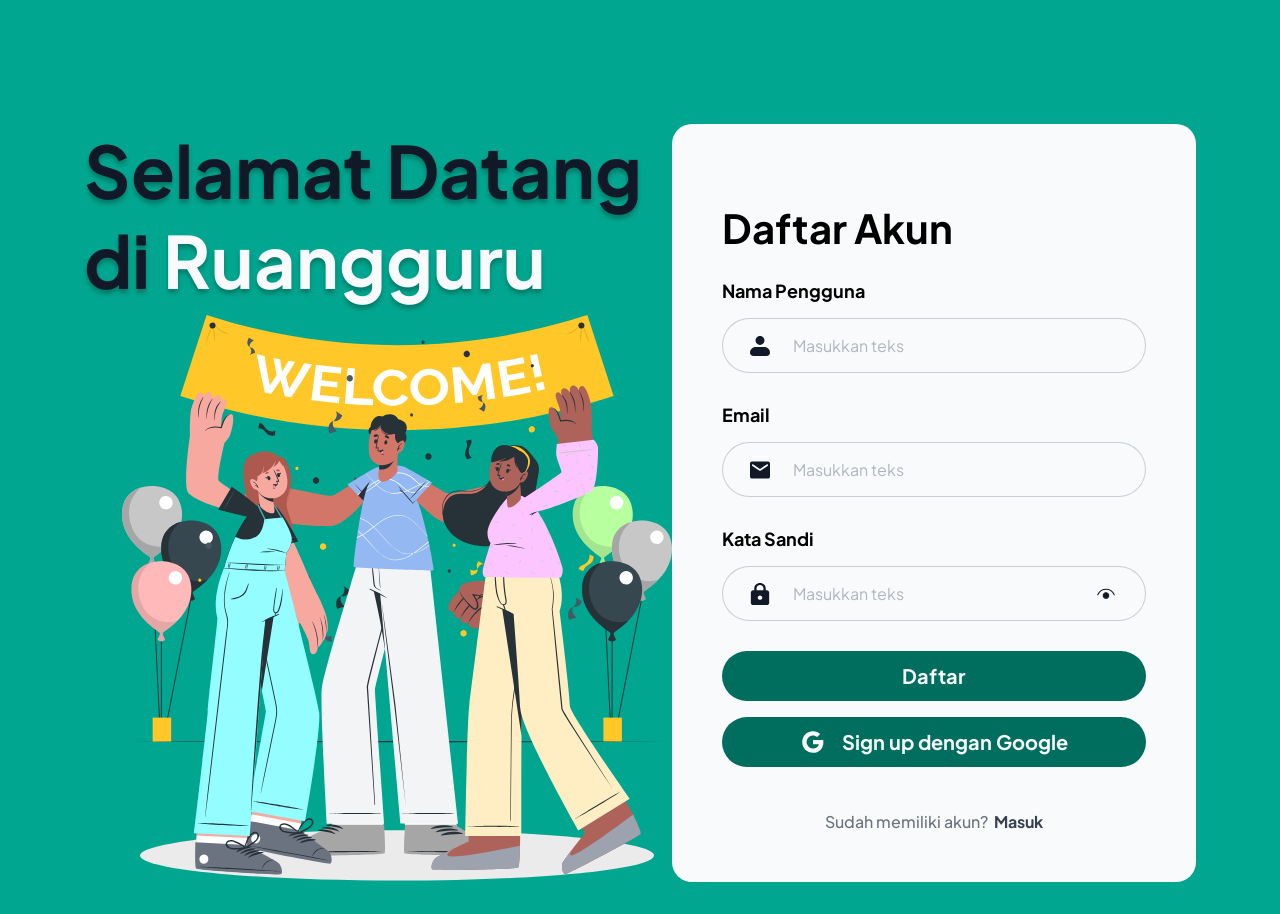
<file: desktop/page/daftar.html>
<html lang="id">
<head>
  <meta charset="UTF-8">
  <meta name="viewport" content="width=device-width, initial-scale=1.0">
  <title>Daftar Akun Ruangguru | Platform Belajar Online Terbaik Indonesia</title>
  <meta name="description" content="Daftar akun Ruangguru sekarang dan mulai belajar dengan platform pendidikan online terbaik di Indonesia. Akses ribuan materi pembelajaran, video interaktif, dan bimbingan belajar berkualitas.">
  <meta name="keywords" content="ruangguru, daftar ruangguru, registrasi ruangguru, belajar online, platform pendidikan, bimbingan belajar">
  
  <!-- Open Graph / Facebook -->
  <meta property="og:type" content="website">
  <meta property="og:title" content="Daftar Akun Ruangguru | Platform Belajar Online Terbaik Indonesia">
  <meta property="og:description" content="Daftar akun Ruangguru sekarang dan mulai belajar dengan platform pendidikan online terbaik di Indonesia.">
  
  <link rel="preconnect" href="https://fonts.googleapis.com">
  <link rel="preconnect" href="https://fonts.gstatic.com" crossorigin>
  <link href="https://fonts.googleapis.com/css2?family=Plus+Jakarta+Sans:wght@400;500;700&display=swap" rel="stylesheet">
  
  <style>
    /* Reset and base styles */
    * {
      margin: 0;
      padding: 0;
      box-sizing: border-box;
    }
    
    body {
      font-family: 'Plus Jakarta Sans', sans-serif;
      background-color: #00a68f;
      min-height: 100vh;
      overflow-x: hidden;
    }
    
    /* Layout components */
    .main-container {
      display: flex;
      flex-direction: column;
      justify-content: flex-start;
      align-items: center;
      width: 100%;
      min-height: 100vh;
      padding: 16px;
    }
    
    .content-wrapper {
      display: flex;
      flex-direction: column;
      justify-content: center;
      align-items: center;
      width: 100%;
      max-width: 1250px;
      margin-top: 32px;
      gap: 24px;
    }
    
    .hero-section {
      display: flex;
      flex-direction: column;
      justify-content: flex-start;
      align-items: center;
      width: 100%;
    }
    
    .hero-content {
      display: flex;
      flex-direction: column;
      justify-content: flex-start;
      align-items: center;
      width: 100%;
    }
    
    .hero-title {
      font-size: 32px;
      font-family: 'Plus Jakarta Sans', sans-serif;
      font-weight: 700;
      line-height: 40px;
      text-align: center;
      color: #111827;
      text-shadow: 0px 4px 4px rgba(0, 0, 0, 0.25);
      margin-bottom: 16px;
    }
    
    .hero-title-highlight {
      color: #f8fafb;
    }
    
    .hero-image {
      width: 100%;
      max-width: 400px;
      height: auto;
      margin-top: 0;
    }
    
    .form-section {
      display: flex;
      flex-direction: column;
      justify-content: flex-start;
      align-items: center;
      width: 100%;
    }
    
    .form-container {
      display: flex;
      flex-direction: column;
      gap: 26px;
      justify-content: flex-start;
      align-items: flex-start;
      width: 100%;
      background-color: #f8fafb;
      border-radius: 20px;
      padding: 32px 24px;
    }
    
    .form-title {
      font-size: 28px;
      font-family: 'Plus Jakarta Sans', sans-serif;
      font-weight: 700;
      line-height: 36px;
      text-align: left;
      color: #000000;
      margin-top: 0;
    }
    
    .form-fields {
      display: flex;
      flex-direction: column;
      gap: 30px;
      justify-content: flex-start;
      align-items: center;
      width: 100%;
    }
    
    .form-group {
      display: flex;
      flex-direction: column;
      gap: 16px;
      justify-content: flex-start;
      align-items: flex-start;
      width: 100%;
    }
    
    .form-label {
      font-size: 16px;
      font-family: 'Plus Jakarta Sans', sans-serif;
      font-weight: 700;
      line-height: 21px;
      text-align: left;
      color: #000000;
    }
    
    .input-wrapper {
      display: flex;
      flex-direction: row;
      justify-content: flex-start;
      align-items: center;
      width: 100%;
      position: relative;
    }
    
    .input-field {
      width: 100%;
      font-size: 14px;
      font-family: 'Plus Jakarta Sans', sans-serif;
      font-weight: 400;
      line-height: 21px;
      color: #6b7280;
      background-color: #f8fafb;
      border: 1px solid rgba(156, 163, 175, 0.5);
      border-radius: 28px;
      padding: 14px 34px 14px 60px;
      outline: none;
      transition: all 0.3s ease;
    }
    
    .input-field::placeholder {
      color: rgba(107, 114, 128, 0.5);
    }
    
    .input-field:focus {
      border-color: #006e5f;
      box-shadow: 0 0 0 3px rgba(0, 110, 95, 0.1);
    }
    
    .input-icon-left {
      position: absolute;
      left: 24px;
      width: 20px;
      height: 22px;
      pointer-events: none;
    }
    
    .input-icon-right {
      position: absolute;
      right: 24px;
      width: 32px;
      height: 22px;
      cursor: pointer;
      transition: opacity 0.3s ease;
    }
    
    .input-icon-right:hover {
      opacity: 0.7;
    }
    
    .button-group {
      display: flex;
      flex-direction: column;
      justify-content: flex-start;
      align-items: center;
      width: 100%;
      gap: 16px;
    }
    
    .btn-primary {
      width: 100%;
      font-size: 18px;
      font-family: 'Plus Jakarta Sans', sans-serif;
      font-weight: 700;
      line-height: 26px;
      text-align: center;
      color: #f8fafb;
      background-color: #006e5f;
      border: none;
      border-radius: 28px;
      padding: 12px 34px;
      cursor: pointer;
      transition: all 0.3s ease;
    }
    
    .btn-primary:hover {
      background-color: #005a4d;
      transform: translateY(-2px);
      box-shadow: 0 4px 12px rgba(0, 110, 95, 0.3);
    }
    
    .btn-primary:active {
      transform: translateY(0);
      box-shadow: 0 2px 6px rgba(0, 110, 95, 0.2);
    }
    
    .btn-google {
      width: 100%;
      display: flex;
      flex-direction: row;
      gap: 16px;
      justify-content: center;
      align-items: center;
      font-size: 18px;
      font-family: 'Plus Jakarta Sans', sans-serif;
      font-weight: 700;
      line-height: 26px;
      color: #f8fafb;
      background-color: #006e5f;
      border: none;
      border-radius: 28px;
      padding: 12px 34px;
      cursor: pointer;
      transition: all 0.3s ease;
    }
    
    .btn-google:hover {
      background-color: #005a4d;
      transform: translateY(-2px);
      box-shadow: 0 4px 12px rgba(0, 110, 95, 0.3);
    }
    
    .btn-google:active {
      transform: translateY(0);
      box-shadow: 0 2px 6px rgba(0, 110, 95, 0.2);
    }
    
    .google-icon {
      width: 26px;
      height: 26px;
    }
    
    .signin-link {
      display: flex;
      flex-direction: row;
      gap: 6px;
      justify-content: center;
      align-items: center;
      margin-top: 12px;
    }
    
    .signin-text {
      font-size: 14px;
      font-family: 'Plus Jakarta Sans', sans-serif;
      font-weight: 500;
      line-height: 21px;
      color: #6b7280;
    }
    
    .signin-link-text {
      font-size: 14px;
      font-family: 'Plus Jakarta Sans', sans-serif;
      font-weight: 700;
      line-height: 21px;
      color: #374151;
      cursor: pointer;
      transition: color 0.3s ease;
      text-decoration: none;
    }
    
    .signin-link-text:hover {
      color: #006e5f;
      text-decoration: underline;
    }
    
    /* Responsive media queries */
    @media (min-width: 640px) {
      .main-container {
        padding: 24px;
      }
      
      .content-wrapper {
        margin-top: 48px;
        gap: 32px;
      }
      
      .hero-title {
        font-size: 48px;
        line-height: 60px;
      }
      
      .hero-image {
        max-width: 480px;
      }
      
      .form-container {
        padding: 40px 32px;
      }
      
      .form-title {
        font-size: 32px;
        line-height: 42px;
      }
      
      .form-label {
        font-size: 18px;
        line-height: 23px;
      }
      
      .input-field {
        font-size: 16px;
        padding: 16px 34px 16px 70px;
      }
      
      .input-icon-left {
        left: 28px;
      }
      
      .btn-primary,
      .btn-google {
        font-size: 20px;
      }
      
      .signin-text,
      .signin-link-text {
        font-size: 16px;
      }
    }
    
    @media (min-width: 768px) {
      .content-wrapper {
        margin-top: 64px;
      }
      
      .hero-title {
        font-size: 56px;
        line-height: 70px;
      }
      
      .hero-image {
        max-width: 520px;
      }
    }
    
    @media (min-width: 1024px) {
      .main-container {
        padding: 32px 84px;
      }
      
      .content-wrapper {
        flex-direction: row;
        justify-content: center;
        align-items: center;
        margin-top: 92px;
        gap: 20px;
      }
      
      .hero-section {
        width: 52%;
        align-items: flex-start;
      }
      
      .hero-content {
        align-items: flex-start;
      }
      
      .hero-title {
        font-size: 64px;
        line-height: 80px;
        text-align: left;
      }
      
      .hero-image {
        max-width: 550px;
        margin-top: -6px;
        margin-left: 38px;
        margin-right: 46px;
      }
      
      .form-section {
        width: 48%;
      }
      
      .form-container {
        padding: 50px;
      }
      
      .form-title {
        font-size: 40px;
        line-height: 51px;
        margin-top: 28px;
      }
      
      .button-group {
        margin-top: 0;
      }
      
      .signin-link {
        margin-top: 28px;
      }
    }
    
    @media (min-width: 1280px) {
      .hero-title {
        font-size: 72px;
        line-height: 90px;
      }
    }
    
    @media (min-width: 1536px) {
      .hero-title {
        font-size: 80px;
        line-height: 100px;
      }
    }
  </style>
  
  <script type="module" async src="https://static.rocket.new/rocket-web.js?_cfg=https%3A%2F%2Fruangguru9627back.builtwithrocket.new&_be=https%3A%2F%2Fappanalytics.rocket.new&_v=0.1.19"></script>
  <script type="module" defer src="https://static.rocket.new/rocket-shot.js?v=0.0.2"></script>
  </head>
<body>
  <main class="main-container">
    <div class="content-wrapper">
      <section class="hero-section">
        <div class="hero-content">
          <h1 class="hero-title">
            Selamat Datang <br>di <span class="hero-title-highlight">Ruangguru</span>
          </h1>
          <img src="../assets/images/img_welcome_cuate.svg" alt="Welcome illustration showing people celebrating with a welcome banner" class="hero-image">
        </div>
      </section>
      
      <section class="form-section">
        <div class="form-container">
          <h2 class="form-title">Daftar Akun</h2>
          
          <form class="form-fields">
            <div class="form-group">
              <label for="username" class="form-label">Nama Pengguna</label>
              <div class="input-wrapper">
                <img src="../assets/images/img_vector.svg" alt="" class="input-icon-left">
                <input 
                  type="text" 
                  id="username" 
                  class="input-field" 
                  placeholder="Masukkan teks"
                  aria-label="Nama Pengguna"
                >
              </div>
            </div>
            
            <div class="form-group">
              <label for="email" class="form-label">Email</label>
              <div class="input-wrapper">
                <img src="../assets/images/img_vector_gray_900.svg" alt="" class="input-icon-left">
                <input 
                  type="email" 
                  id="email" 
                  class="input-field" 
                  placeholder="Masukkan teks"
                  aria-label="Email"
                >
              </div>
            </div>
            
            <div class="form-group">
              <label for="password" class="form-label">Kata Sandi</label>
              <div class="input-wrapper">
                <img src="../assets/images/img_vector_gray_900_22x20.svg" alt="" class="input-icon-left">
                <input 
                  type="password" 
                  id="password" 
                  class="input-field" 
                  placeholder="Masukkan teks"
                  aria-label="Kata Sandi"
                >
                <img 
                  src="../assets/images/img_iconoireyesolid.svg" 
                  alt="Toggle password visibility" 
                  class="input-icon-right"
                  onclick="togglePassword()"
                  role="button"
                  tabindex="0"
                >
              </div>
            </div>
            
            <div class="button-group">
              <button type="submit" class="btn-primary">Daftar</button>
              <button type="button" class="btn-google">
                <img src="../assets/images/img_rigooglefill.svg" alt="Google icon" class="google-icon">
                Sign up dengan Google
              </button>
              
              <div class="signin-link">
                <span class="signin-text">Sudah memiliki akun?</span>
                <a href="login.html" class="signin-link-text">Masuk</a>
              </div>
            </div>
          </form>
        </div>
      </section>
    </div>
  </main>
  
  <script>
    function togglePassword() {
      const passwordInput = document.getElementById('password');
      const type = passwordInput.getAttribute('type') === 'password' ? 'text' : 'password';
      passwordInput.setAttribute('type', type);
    }

    // Handle form submission → navigate to home page
    document.querySelector('form').addEventListener('submit', function(e) {
      e.preventDefault();
      window.location.href = '../index.html';
    });
  </script>
</body>
</html>
</file>
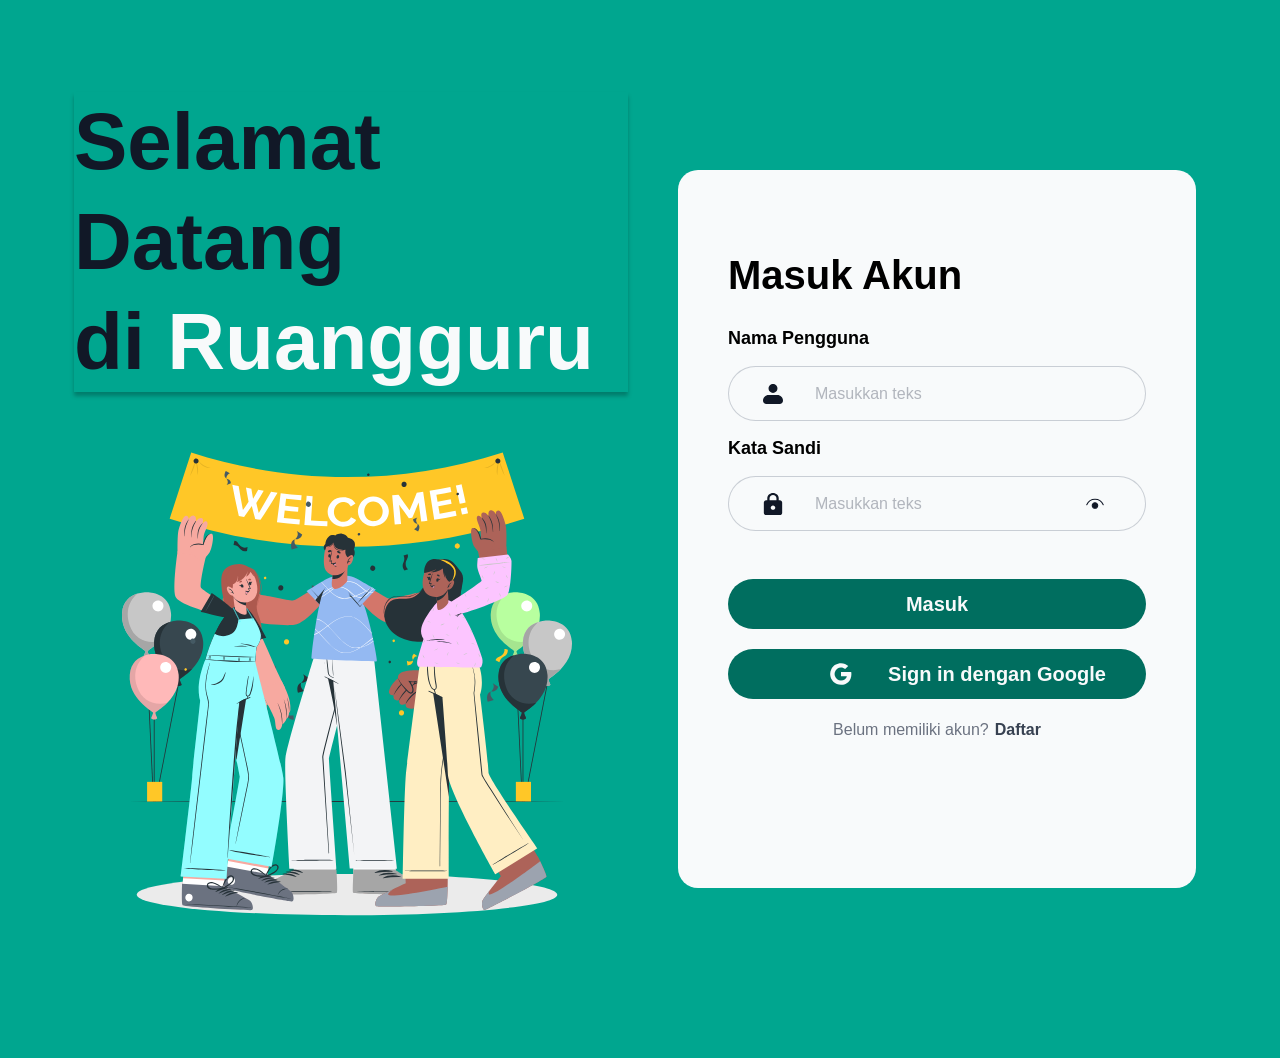
<file: desktop/page/login.html>
<html lang="id">
<head>
  <meta charset="UTF-8">
  <meta name="viewport" content="width=device-width, initial-scale=1.0">
  <title>Masuk Akun - Ruangguru | Platform Belajar Online Terpercaya Indonesia</title>
  <meta name="description" content="Masuk ke akun Ruangguru Anda untuk mengakses ribuan materi pembelajaran, video belajar, dan latihan soal. Belajar online jadi lebih mudah dengan Ruangguru - platform edukasi terpercaya di Indonesia.">
  <meta name="keywords" content="ruangguru login, masuk ruangguru, belajar online, platform edukasi indonesia, les online, bimbel online">
  
  <!-- Open Graph / Facebook -->
  <meta property="og:type" content="website">
  <meta property="og:title" content="Masuk Akun - Ruangguru | Platform Belajar Online Terpercaya">
  <meta property="og:description" content="Masuk ke akun Ruangguru untuk mengakses materi pembelajaran berkualitas. Belajar online jadi lebih mudah dan menyenangkan.">
  <meta property="og:url" content="https://ruangguru.com/login">
  
  <style>
    /* Reset and base styles */
    * {
      margin: 0;
      padding: 0;
      box-sizing: border-box;
    }

    body {
      font-family: 'Plus Jakarta Sans', -apple-system, BlinkMacSystemFont, 'Segoe UI', Roboto, sans-serif;
      background-color: #00a68f;
      min-height: 100vh;
      overflow-x: hidden;
    }

    /* Layout components */
    .main-container {
      display: flex;
      flex-direction: row;
      justify-content: flex-start;
      align-items: center;
      width: 100%;
      min-height: 100vh;
    }

    .content-wrapper {
      display: flex;
      flex-direction: column;
      justify-content: center;
      align-items: center;
      width: 100%;
      max-width: 1250px;
      margin: 46px 20px;
      padding: 0 16px;
    }

    @media (min-width: 640px) {
      .content-wrapper {
        margin: 60px 40px;
        padding: 0 24px;
      }
    }

    @media (min-width: 1024px) {
      .content-wrapper {
        flex-direction: row;
        margin: 92px 84px 92px 84px;
        padding: 0;
      }
    }

    .left-section {
      display: flex;
      flex-direction: column;
      justify-content: flex-start;
      align-items: center;
      width: 100%;
      margin-bottom: 32px;
    }

    @media (min-width: 1024px) {
      .left-section {
        flex: 1;
        margin-right: 20px;
        margin-bottom: 0;
      }
    }

    .welcome-text-container {
      display: flex;
      flex-direction: column;
      justify-content: flex-start;
      align-items: center;
      width: 100%;
    }

    @media (min-width: 1024px) {
      .welcome-text-container {
        margin-right: 20px;
      }
    }

    /* Typography */
    .welcome-heading {
      font-size: 32px;
      font-family: 'Plus Jakarta Sans', sans-serif;
      font-weight: 700;
      line-height: 1.25;
      text-align: center;
      color: #111827;
      box-shadow: 0px 4px 4px rgba(0, 0, 0, 0.25);
      margin-bottom: 16px;
    }

    @media (min-width: 640px) {
      .welcome-heading {
        font-size: 48px;
        line-height: 60px;
      }
    }

    @media (min-width: 768px) {
      .welcome-heading {
        font-size: 64px;
        line-height: 80px;
        text-align: left;
      }
    }

    @media (min-width: 1024px) {
      .welcome-heading {
        font-size: 80px;
        line-height: 100px;
      }
    }

    .welcome-heading .highlight {
      color: #f8fafb;
    }

    .welcome-image {
      width: 100%;
      max-width: 400px;
      height: auto;
      margin-top: 0;
    }

    @media (min-width: 640px) {
      .welcome-image {
        max-width: 450px;
      }
    }

    @media (min-width: 1024px) {
      .welcome-image {
        width: 550px;
        height: 564px;
        margin-top: -6px;
        margin-right: 46px;
        margin-left: 38px;
      }
    }

    .right-section {
      display: flex;
      flex-direction: column;
      justify-content: flex-start;
      align-items: center;
      width: 100%;
    }

    @media (min-width: 1024px) {
      .right-section {
        width: 48%;
        margin-left: 20px;
      }
    }

    .login-card {
      display: flex;
      flex-direction: column;
      gap: 26px;
      justify-content: flex-start;
      align-items: flex-start;
      width: 100%;
      background-color: #f8fafb;
      border-radius: 20px;
      padding: 40px 24px;
    }

    @media (min-width: 640px) {
      .login-card {
        padding: 60px 40px;
      }
    }

    @media (min-width: 1024px) {
      .login-card {
        padding: 80px 50px;
      }
    }

    .login-title {
      font-size: 28px;
      font-family: 'Plus Jakarta Sans', sans-serif;
      font-weight: 700;
      line-height: 1.3;
      text-align: left;
      color: #000000;
    }

    @media (min-width: 640px) {
      .login-title {
        font-size: 32px;
      }
    }

    @media (min-width: 1024px) {
      .login-title {
        font-size: 40px;
        line-height: 51px;
      }
    }

    .form-container {
      display: flex;
      flex-direction: column;
      gap: 32px;
      justify-content: flex-start;
      align-items: center;
      width: 100%;
    }

    @media (min-width: 1024px) {
      .form-container {
        gap: 48px;
        margin-right: 6px;
        margin-bottom: 68px;
      }
    }

    .input-group-wrapper {
      display: flex;
      flex-direction: column;
      gap: 16px;
      justify-content: flex-start;
      align-items: flex-start;
      width: 100%;
    }

    .input-group {
      display: flex;
      flex-direction: column;
      gap: 16px;
      justify-content: flex-start;
      align-items: flex-start;
      width: 100%;
    }

    .input-label {
      font-size: 16px;
      font-family: 'Plus Jakarta Sans', sans-serif;
      font-weight: 700;
      line-height: 1.3;
      text-align: left;
      color: #000000;
    }

    @media (min-width: 1024px) {
      .input-label {
        font-size: 18px;
        line-height: 23px;
      }
    }

    .input-wrapper {
      position: relative;
      display: flex;
      align-items: center;
      width: 100%;
      background-color: #f8fafb;
      border: 1px solid rgba(156, 163, 175, 0.5);
      border-radius: 28px;
      padding: 16px 34px 16px 86px;
      gap: 26px;
    }

    .input-icon-left {
      position: absolute;
      left: 34px;
      width: 20px;
      height: 22px;
    }

    .input-icon-right {
      position: absolute;
      right: 34px;
      width: 32px;
      height: 22px;
      cursor: pointer;
    }

    .form-input {
      width: 100%;
      border: none;
      background: transparent;
      font-size: 14px;
      font-family: 'Plus Jakarta Sans', sans-serif;
      font-weight: 400;
      line-height: 21px;
      color: #000000;
      outline: none;
    }

    @media (min-width: 1024px) {
      .form-input {
        font-size: 16px;
      }
    }

    .form-input::placeholder {
      color: rgba(107, 114, 128, 0.5);
    }

    .form-input:focus {
      outline: none;
    }

    .input-wrapper:focus-within {
      border-color: #006e5f;
      box-shadow: 0 0 0 2px rgba(0, 110, 95, 0.1);
    }

    .password-wrapper {
      padding-right: 72px;
    }

    .button-group {
      display: flex;
      flex-direction: column;
      gap: 20px;
      justify-content: flex-start;
      align-items: center;
      width: 100%;
    }

    .btn-primary {
      width: 100%;
      background-color: #006e5f;
      border: none;
      border-radius: 28px;
      padding: 12px 34px;
      font-size: 18px;
      font-family: 'Plus Jakarta Sans', sans-serif;
      font-weight: 700;
      line-height: 26px;
      text-align: center;
      color: #f8fafb;
      cursor: pointer;
      transition: all 0.3s ease-in-out;
    }

    @media (min-width: 1024px) {
      .btn-primary {
        font-size: 20px;
      }
    }

    .btn-primary:hover {
      background-color: #005a4d;
      transform: translateY(-2px);
      box-shadow: 0 4px 12px rgba(0, 110, 95, 0.3);
    }

    .btn-primary:active {
      transform: translateY(0);
      box-shadow: 0 2px 6px rgba(0, 110, 95, 0.2);
    }

    .btn-google {
      display: flex;
      align-items: center;
      justify-content: center;
      gap: 16px;
      width: 100%;
      background-color: #006e5f;
      border: none;
      border-radius: 28px;
      padding: 12px 34px;
      font-size: 18px;
      font-family: 'Plus Jakarta Sans', sans-serif;
      font-weight: 700;
      line-height: 26px;
      color: #f8fafb;
      cursor: pointer;
      transition: all 0.3s ease-in-out;
    }

    @media (min-width: 1024px) {
      .btn-google {
        gap: 34px;
        padding-left: 94px;
        font-size: 20px;
      }
    }

    .btn-google:hover {
      background-color: #005a4d;
      transform: translateY(-2px);
      box-shadow: 0 4px 12px rgba(0, 110, 95, 0.3);
    }

    .btn-google:active {
      transform: translateY(0);
      box-shadow: 0 2px 6px rgba(0, 110, 95, 0.2);
    }

    .google-icon {
      width: 26px;
      height: 26px;
    }

    .signup-prompt {
      display: flex;
      flex-direction: row;
      gap: 6px;
      justify-content: center;
      align-items: center;
      width: 100%;
    }

    .signup-text {
      font-size: 14px;
      font-family: 'Plus Jakarta Sans', sans-serif;
      font-weight: 500;
      line-height: 21px;
      text-align: left;
      color: #6b7280;
    }

    @media (min-width: 1024px) {
      .signup-text {
        font-size: 16px;
      }
    }

    .signup-link {
      font-size: 14px;
      font-family: 'Plus Jakarta Sans', sans-serif;
      font-weight: 700;
      line-height: 21px;
      text-align: left;
      color: #374151;
      cursor: pointer;
      transition: color 0.3s ease;
      text-decoration: none;
    }

    @media (min-width: 1024px) {
      .signup-link {
        font-size: 16px;
      }
    }

    .signup-link:hover {
      color: #006e5f;
      text-decoration: underline;
    }

    /* Interactive states */
    button:focus {
      outline: 2px solid #006e5f;
      outline-offset: 2px;
    }

    /* Responsive media queries */
    @media (max-width: 639px) {
      .main-container {
        padding: 16px;
      }
    }
  </style>
  
  <script type="module" async src="https://static.rocket.new/rocket-web.js?_cfg=https%3A%2F%2Fruangguru9627back.builtwithrocket.new&_be=https%3A%2F%2Fappanalytics.rocket.new&_v=0.1.19"></script>
  <script type="module" defer src="https://static.rocket.new/rocket-shot.js?v=0.0.2"></script>
  </head>
<body>
  <main class="main-container">
    <div class="content-wrapper">
      <section class="left-section">
        <div class="welcome-text-container">
          <h1 class="welcome-heading">
            Selamat Datang <br>di <span class="highlight">Ruangguru</span>
          </h1>
          <img 
            src="../assets/images/img_welcome_cuate.svg" 
            alt="Ilustrasi selamat datang menampilkan tiga orang yang beragam memegang spanduk bertuliskan WELCOME dengan balon warna-warni" 
            class="welcome-image"
          >
        </div>
      </section>

      <section class="right-section">
        <article class="login-card">
          <h2 class="login-title">Masuk Akun</h2>
          
          <form class="form-container" id="loginForm">
            <div class="input-group-wrapper">
              <div class="input-group">
                <label for="username" class="input-label">Nama Pengguna</label>
                <div class="input-wrapper">
                  <img src="../assets/images/img_vector.svg" alt="" class="input-icon-left">
                  <input 
                    type="text" 
                    id="username" 
                    class="form-input" 
                    placeholder="Masukkan teks"
                    aria-label="Nama Pengguna"
                  >
                </div>
              </div>

              <div class="input-group">
                <label for="password" class="input-label">Kata Sandi</label>
                <div class="input-wrapper password-wrapper">
                  <img src="../assets/images/img_vector_gray_900_22x20.svg" alt="" class="input-icon-left">
                  <input 
                    type="password" 
                    id="password" 
                    class="form-input" 
                    placeholder="Masukkan teks"
                    aria-label="Kata Sandi"
                  >
                  <img 
                    src="../assets/images/img_iconoireyesolid.svg" 
                    alt="Toggle password visibility" 
                    class="input-icon-right" 
                    id="togglePassword"
                    role="button"
                    tabindex="0"
                  >
                </div>
              </div>
            </div>

            <div class="button-group">
              <button type="submit" class="btn-primary">Masuk</button>
              <button type="button" class="btn-google">
                <img src="../assets/images/img_rigooglefill.svg" alt="Google logo" class="google-icon">
                Sign in dengan Google
              </button>
              <div class="signup-prompt">
                <span class="signup-text">Belum memiliki akun?</span>
                <a href="daftar.html" class="signup-link">Daftar</a>
              </div>
            </div>
          </form>
        </article>
      </section>
    </div>
  </main>

  <script>
    // Password visibility toggle
    const togglePassword = document.getElementById('togglePassword');
    const passwordInput = document.getElementById('password');

    if (togglePassword && passwordInput) {
      togglePassword.addEventListener('click', function() {
        const type = passwordInput.getAttribute('type') === 'password' ? 'text' : 'password';
        passwordInput.setAttribute('type', type);
      });

      togglePassword.addEventListener('keypress', function(e) {
        if (e.key === 'Enter' || e.key === ' ') {
          e.preventDefault();
          this.click();
        }
      });
    }

    // Form submission → navigate to home page
    const loginForm = document.getElementById('loginForm');
    if (loginForm) {
      loginForm.addEventListener('submit', function(e) {
        e.preventDefault();
        window.location.href = '../index.html';
      });
    }
  </script>
</body>
</html>
</file>
